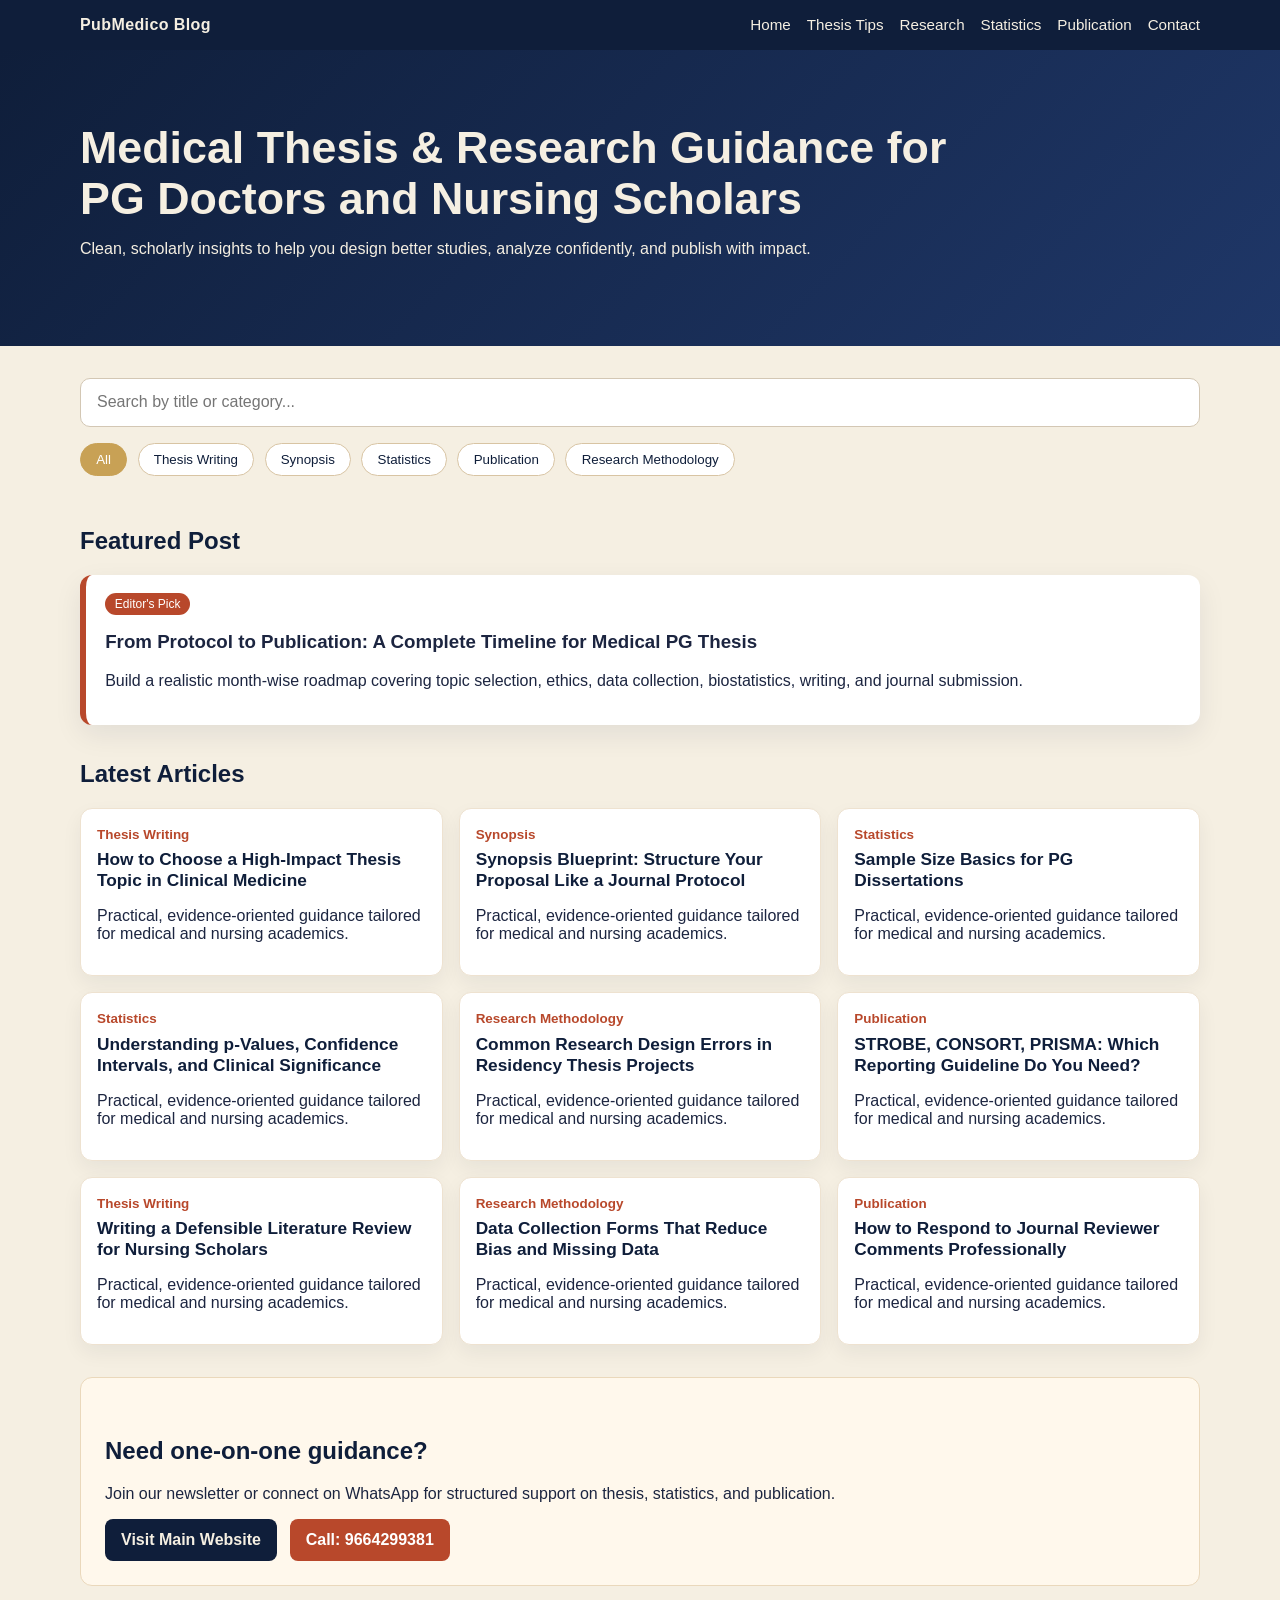
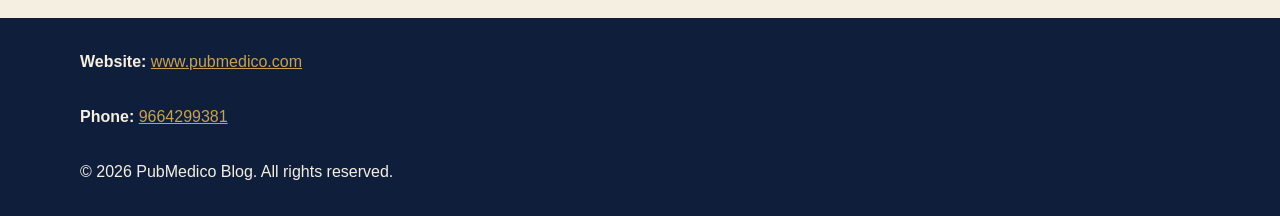
<file: index.html>
<!DOCTYPE html>
<html lang="en">
<head>
  <meta charset="UTF-8" />
  <meta name="viewport" content="width=device-width, initial-scale=1.0" />
  <title>PubMedico Blog | Medical Thesis, Research & Publication Guidance</title>
  <meta name="description" content="PubMedico Blog offers premium medical academic guidance for PG doctors and nursing scholars on thesis writing, synopsis, statistics, and publication success." />
  <meta property="og:type" content="website" />
  <meta property="og:title" content="PubMedico Blog | Medical Thesis, Research & Publication Guidance" />
  <meta property="og:description" content="Expert guidance for thesis writing, research methodology, statistics, and publication for medical and nursing scholars." />
  <meta property="og:url" content="https://www.pubmedico.com/blog" />
  <meta property="og:site_name" content="PubMedico Blog" />
  <link rel="canonical" href="https://www.pubmedico.com/blog" />
  <link rel="stylesheet" href="style.css" />
  <script type="application/ld+json">
    {
      "@context": "https://schema.org",
      "@type": "Blog",
      "name": "PubMedico Blog",
      "url": "https://www.pubmedico.com/blog",
      "description": "Medical thesis and research guidance blog for PG doctors and nursing scholars.",
      "publisher": {
        "@type": "Organization",
        "name": "PubMedico",
        "url": "https://www.pubmedico.com",
        "telephone": "+91-9664299381"
      },
      "inLanguage": "en"
    }
  </script>
</head>
<body>
  <header class="site-header">
    <div class="container nav-wrap">
      <div class="logo">PubMedico Blog</div>
      <nav>
        <ul class="menu">
          <li><a href="#">Home</a></li>
          <li><a href="#">Thesis Tips</a></li>
          <li><a href="#">Research</a></li>
          <li><a href="#">Statistics</a></li>
          <li><a href="#">Publication</a></li>
          <li><a href="#contact">Contact</a></li>
        </ul>
      </nav>
    </div>
  </header>

  <main>
    <section class="hero">
      <div class="container">
        <h1>Medical Thesis &amp; Research Guidance for PG Doctors and Nursing Scholars</h1>
        <p>Clean, scholarly insights to help you design better studies, analyze confidently, and publish with impact.</p>
      </div>
    </section>

    <section class="tools container">
      <input id="searchInput" type="search" placeholder="Search by title or category..." aria-label="Search posts" />
      <div class="categories" id="categoryFilters">
        <button class="cat-btn active" data-category="all">All</button>
        <button class="cat-btn" data-category="Thesis Writing">Thesis Writing</button>
        <button class="cat-btn" data-category="Synopsis">Synopsis</button>
        <button class="cat-btn" data-category="Statistics">Statistics</button>
        <button class="cat-btn" data-category="Publication">Publication</button>
        <button class="cat-btn" data-category="Research Methodology">Research Methodology</button>
      </div>
    </section>

    <section class="container featured">
      <h2>Featured Post</h2>
      <article class="featured-card">
        <span class="badge">Editor's Pick</span>
        <h3>From Protocol to Publication: A Complete Timeline for Medical PG Thesis</h3>
        <p>Build a realistic month-wise roadmap covering topic selection, ethics, data collection, biostatistics, writing, and journal submission.</p>
      </article>
    </section>

    <section class="container">
      <h2>Latest Articles</h2>
      <div class="post-grid" id="postGrid"></div>
    </section>

    <section class="cta container" id="contact">
      <h2>Need one-on-one guidance?</h2>
      <p>Join our newsletter or connect on WhatsApp for structured support on thesis, statistics, and publication.</p>
      <div class="cta-actions">
        <a href="https://www.pubmedico.com" class="btn btn-primary">Visit Main Website</a>
        <a href="tel:9664299381" class="btn btn-secondary">Call: 9664299381</a>
      </div>
    </section>
  </main>

  <footer class="site-footer">
    <div class="container footer-wrap">
      <p><strong>Website:</strong> <a href="https://www.pubmedico.com">www.pubmedico.com</a></p>
      <p><strong>Phone:</strong> <a href="tel:9664299381">9664299381</a></p>
      <p>© <span id="year"></span> PubMedico Blog. All rights reserved.</p>
    </div>
  </footer>

  <script src="script.js"></script>
</body>
</html>
</file>
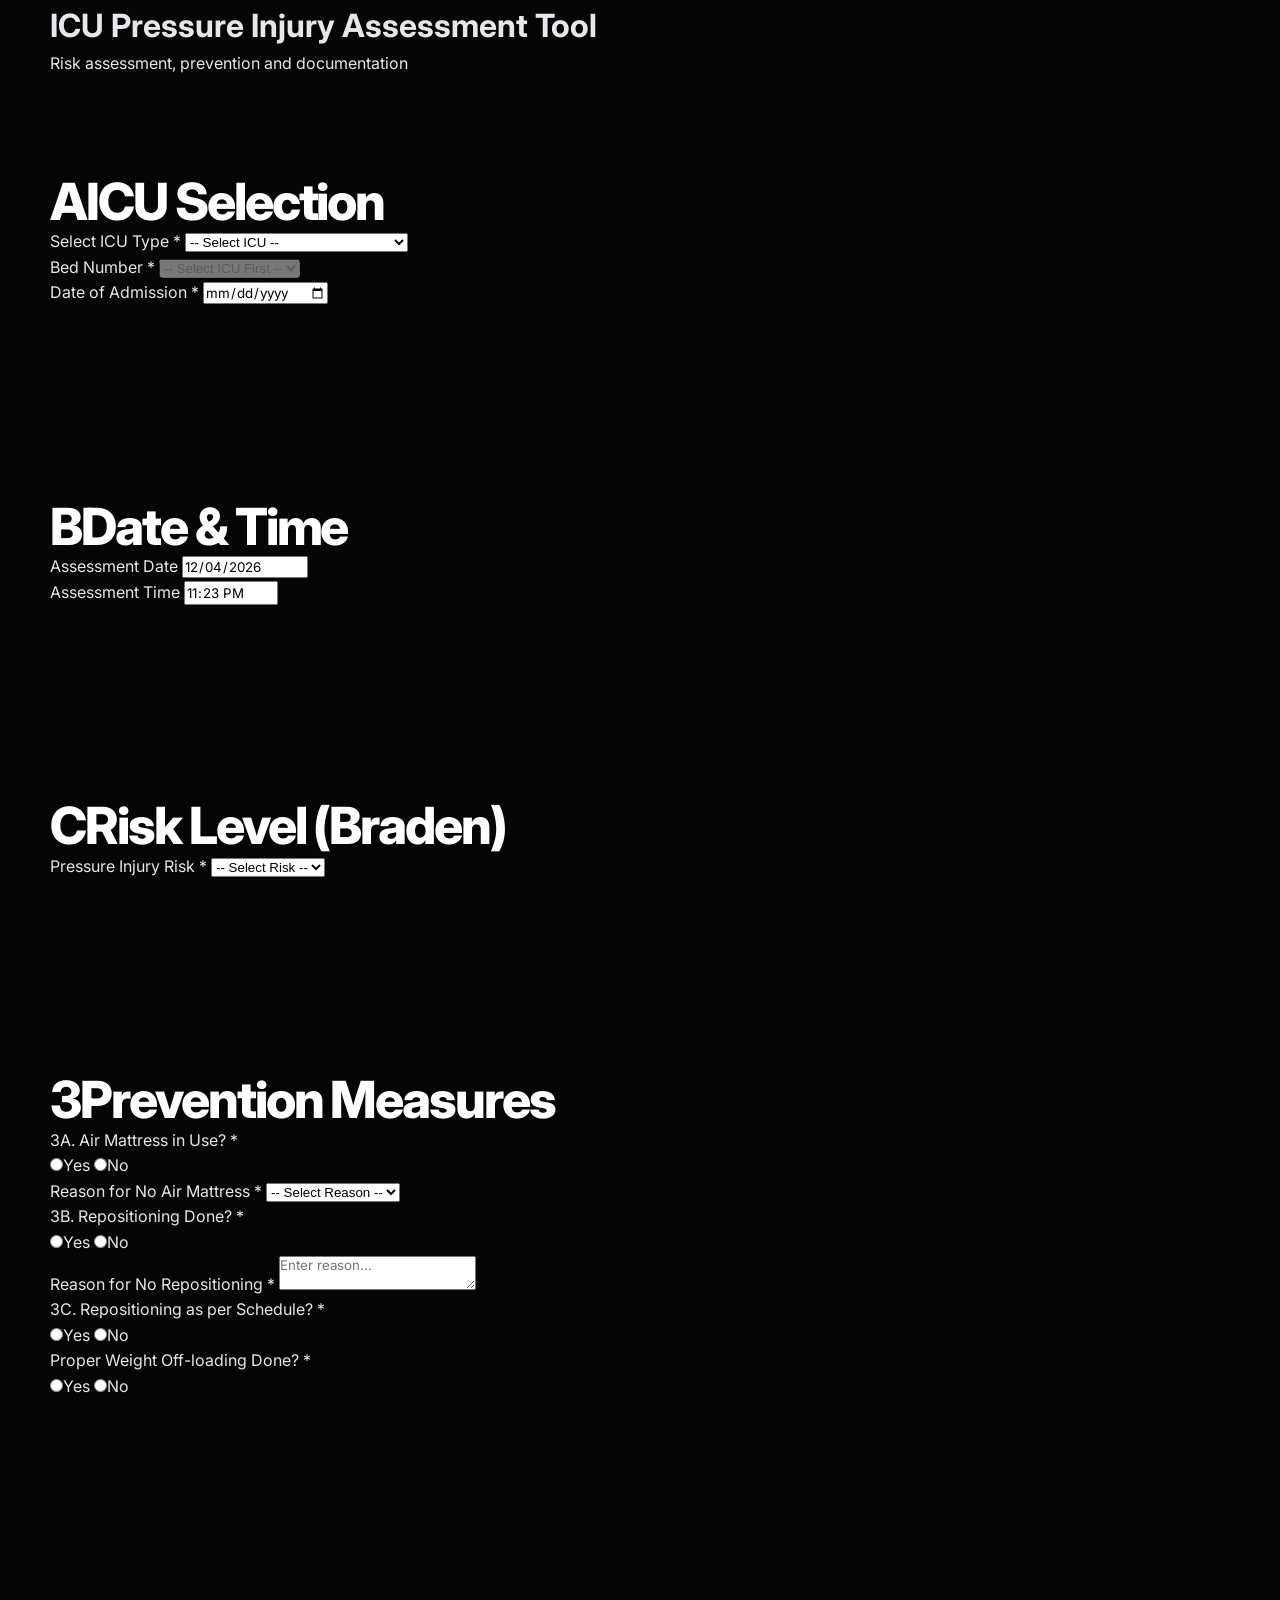
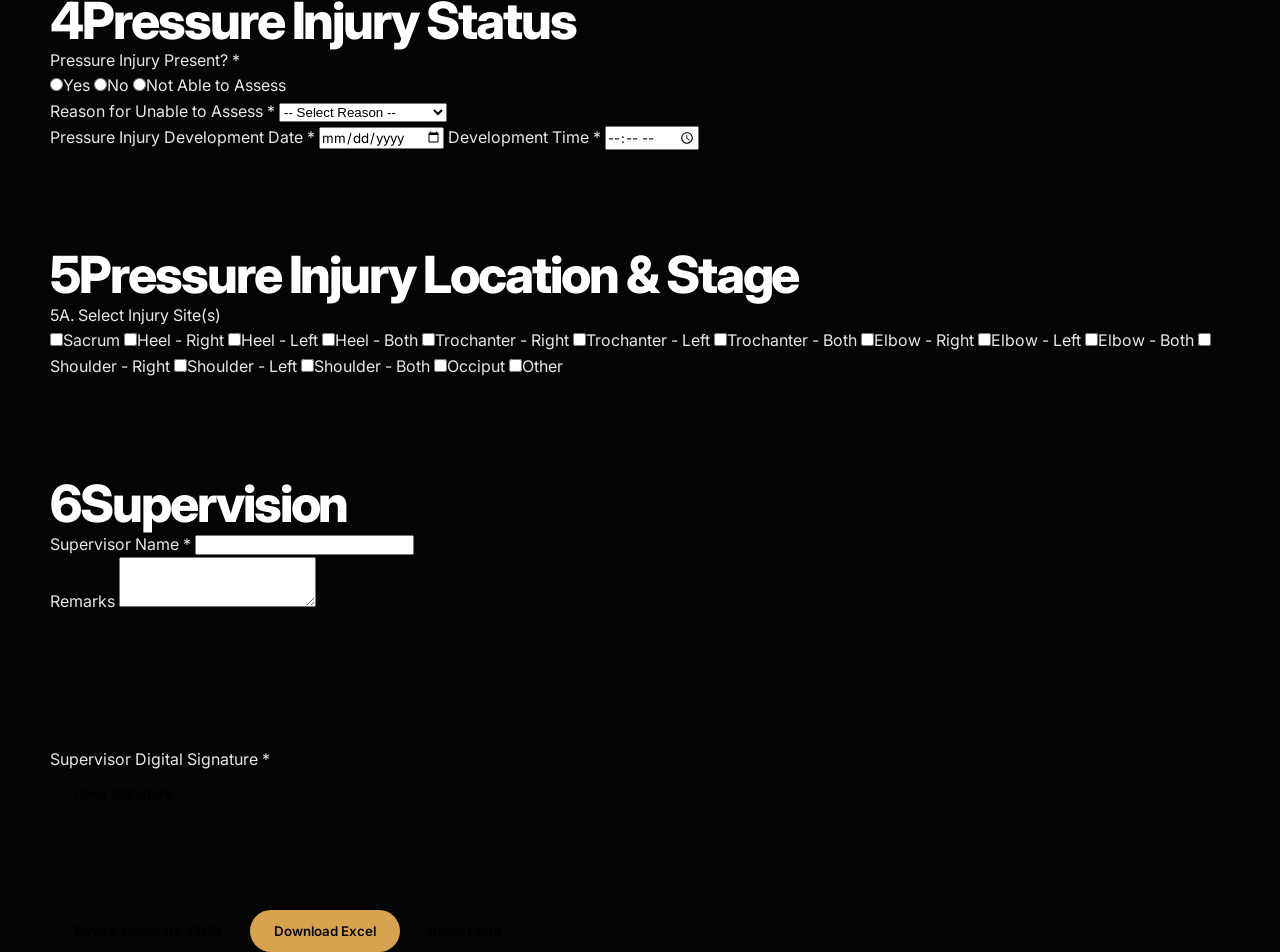
<file: PRESSUREULCER.html>
<!DOCTYPE html>
<html lang="en">
<head>
    <meta charset="UTF-8">
    <meta name="viewport" content="width=device-width, initial-scale=1.0">
    <title>ICU Pressure Injury Assessment Tool</title>
    <style>

/* ================================
   ANIL SHARMA PHOTOGRAPHY
   Phase 1: Global Design System
================================ */

/* Google Fonts */
@import url('https://fonts.googleapis.com/css2?family=Inter:wght@400;500;600;700;800&family=Lora:wght@400;500;600&display=swap');

:root {
  /* Colors */
  --color-black: #050505;
  --color-dark: #0b0f14;
  --color-slate: #121820;
  --color-slate-light: #1d2630;

  --color-white: #ffffff;
  --color-muted: #b8c0cc;
  --color-soft: #e5e7eb;

  --color-accent: #d6a44f;
  --color-accent-dark: #9f7330;

  --color-overlay: rgba(0, 0, 0, 0.55);
  --color-glass: rgba(10, 15, 20, 0.72);

  /* Typography */
  --font-heading: 'Inter', sans-serif;
  --font-body: 'Inter', sans-serif;
  --font-serif: 'Lora', serif;

  /* Spacing */
  --container-width: 1180px;
  --section-padding: 96px;
  --section-padding-mobile: 64px;

  /* Effects */
  --transition-fast: 0.25s ease;
  --transition-medium: 0.45s ease;
  --radius-small: 8px;
  --radius-medium: 16px;
  --radius-large: 28px;

  --shadow-soft: 0 20px 60px rgba(0, 0, 0, 0.35);
}

/* Reset */
*,
*::before,
*::after {
  box-sizing: border-box;
  margin: 0;
  padding: 0;
}

html {
  scroll-behavior: smooth;
  font-size: 16px;
}

body {
  min-height: 100vh;
  background: var(--color-black);
  color: var(--color-soft);
  font-family: var(--font-body);
  line-height: 1.6;
  overflow-x: hidden;
}

/* Global Elements */
img {
  max-width: 100%;
  display: block;
}

a {
  color: inherit;
  text-decoration: none;
}

button,
input,
textarea {
  font-family: inherit;
}

button {
  cursor: pointer;
  border: none;
  background: none;
}

ul {
  list-style: none;
}

/* Reusable Layout */
.container {
  width: min(100% - 32px, var(--container-width));
  margin-inline: auto;
}

.section {
  padding-block: var(--section-padding);
}

.section-title {
  font-family: var(--font-heading);
  font-size: clamp(2rem, 4vw, 4rem);
  font-weight: 800;
  line-height: 1.1;
  letter-spacing: -0.04em;
  color: var(--color-white);
}

.section-subtitle {
  max-width: 680px;
  margin-top: 16px;
  color: var(--color-muted);
  font-size: 1rem;
}

/* Buttons */
.btn {
  display: inline-flex;
  align-items: center;
  justify-content: center;
  padding: 13px 24px;
  border-radius: 999px;
  font-weight: 600;
  transition: var(--transition-fast);
}

.btn-primary {
  background: var(--color-accent);
  color: var(--color-black);
}

.btn-primary:hover {
  background: var(--color-white);
}

.btn-outline {
  border: 1px solid rgba(255, 255, 255, 0.25);
  color: var(--color-white);
}

.btn-outline:hover {
  border-color: var(--color-accent);
  color: var(--color-accent);
}

/* Text Helpers */
.serif-text {
  font-family: var(--font-serif);
}

.muted-text {
  color: var(--color-muted);
}

/* Selection */
::selection {
  background: var(--color-accent);
  color: var(--color-black);
}

/* Basic Responsive Foundation */
@media (max-width: 768px) {
  .section {
    padding-block: var(--section-padding-mobile);
  }

  .container {
    width: min(100% - 24px, var(--container-width));
  }
}
</style>
</head>
<body>
<div class="container">
  <div class="header">
    <h1>ICU Pressure Injury Assessment Tool</h1>
    <p>Risk assessment, prevention and documentation</p>
  </div>
  <div class="form-container">
    <form id="assessmentForm">

      <!-- A) ICU SELECTION -->
      <div class="section">
        <div class="section-title"><span>A</span>ICU Selection</div>
        <div class="form-group">
          <label for="icuType">Select ICU Type <span class="required">*</span></label>
          <select id="icuType" name="icuType" required>
            <option value="">-- Select ICU --</option>
            <option value="neuro">Neuro ICU (12 beds)</option>
            <option value="neurosurgery">Neurosurgery ICU (12 beds)</option>
            <option value="hdu">HDU (12 beds)</option>
            <option value="trauma">Trauma ICU - 2nd Floor (12 beds)</option>
            <option value="aicu">AICU (35 beds)</option>
          </select>
        </div>
        <div class="form-group">
          <label for="bedNumber">Bed Number <span class="required">*</span></label>
          <select id="bedNumber" name="bedNumber" required disabled>
            <option value="">-- Select ICU First --</option>
          </select>
        </div>
        <div class="form-group">
          <label for="admissionDate">Date of Admission <span class="required">*</span></label>
          <input type="date" id="admissionDate" name="admissionDate" required>
        </div>
      </div>

      <!-- B) DATE TIME -->
      <div class="section">
        <div class="section-title"><span>B</span>Date & Time</div>
        <div class="grid-2">
          <div class="form-group">
            <label for="assessmentDate">Assessment Date</label>
            <input type="date" id="assessmentDate" name="assessmentDate" readonly>
          </div>
          <div class="form-group">
            <label for="assessmentTime">Assessment Time</label>
            <input type="time" id="assessmentTime" name="assessmentTime" readonly>
          </div>
        </div>
      </div>

      <!-- C) HIGH-RISK COLOR ALERT (SIMPLIFIED BRADEN) -->
      <div class="section" id="bradenSection">
        <div class="section-title"><span>C</span>Risk Level (Braden)</div>
        <div class="form-group">
          <label for="bradenRisk">Pressure Injury Risk <span class="required">*</span></label>
          <select id="bradenRisk" name="bradenRisk" required>
            <option value="">-- Select Risk --</option>
            <option value="high">High Risk</option>
            <option value="moderate">Moderate Risk</option>
            <option value="low">Low Risk</option>
          </select>
        </div>
        <div id="bradenRiskIndicator" class="risk-indicator"></div>
      </div>

      <!-- 3) PREVENTION MEASURES -->
      <div class="section">
        <div class="section-title"><span>3</span>Prevention Measures</div>
        <div class="form-group">
          <label>3A. Air Mattress in Use? <span class="required">*</span></label>
          <div class="radio-group">
            <label class="radio-option"><input type="radio" name="airMattress" value="yes" required><span>Yes</span></label>
            <label class="radio-option"><input type="radio" name="airMattress" value="no"><span>No</span></label>
          </div>
          <div id="airMattressReason" class="conditional-field">
            <label>Reason for No Air Mattress <span class="required">*</span></label>
            <select name="airMattressReasonType">
              <option value="">-- Select Reason --</option>
              <option value="notAvailable">Not Available</option>
              <option value="unstable">Patient Unstable</option>
              <option value="other">Other</option>
            </select>
            <input type="text" name="airMattressReasonText" placeholder="Specify other reason..." style="margin-top:10px;display:none;">
          </div>
        </div>
        <div class="form-group">
          <label>3B. Repositioning Done? <span class="required">*</span></label>
          <div class="radio-group">
            <label class="radio-option"><input type="radio" name="repositioning" value="yes" required><span>Yes</span></label>
            <label class="radio-option"><input type="radio" name="repositioning" value="no"><span>No</span></label>
          </div>
          <div id="repositioningReason" class="conditional-field">
            <label>Reason for No Repositioning <span class="required">*</span></label>
            <textarea name="repositioningReasonText" rows="2" placeholder="Enter reason..."></textarea>
          </div>
        </div>
        <div class="form-group">
          <label>3C. Repositioning as per Schedule? <span class="required">*</span></label>
          <div class="radio-group">
            <label class="radio-option"><input type="radio" name="repositioningSchedule" value="yes" required><span>Yes</span></label>
            <label class="radio-option"><input type="radio" name="repositioningSchedule" value="no"><span>No</span></label>
          </div>
        </div>
        <div class="form-group">
          <label>Proper Weight Off-loading Done? <span class="required">*</span></label>
          <div class="radio-group">
            <label class="radio-option"><input type="radio" name="offloading" value="yes" required><span>Yes</span></label>
            <label class="radio-option"><input type="radio" name="offloading" value="no"><span>No</span></label>
          </div>
        </div>
      </div>

      <!-- 4) PRESSURE INJURY STATUS -->
      <div class="section">
        <div class="section-title"><span>4</span>Pressure Injury Status</div>
        <div class="form-group">
          <label>Pressure Injury Present? <span class="required">*</span></label>
          <div class="radio-group">
            <label class="radio-option"><input type="radio" name="pressureInjury" value="yes" required><span>Yes</span></label>
            <label class="radio-option"><input type="radio" name="pressureInjury" value="no"><span>No</span></label>
            <label class="radio-option"><input type="radio" name="pressureInjury" value="notAble"><span>Not Able to Assess</span></label>
          </div>
          <div id="notAbleReason" class="conditional-field">
            <label>Reason for Unable to Assess <span class="required">*</span></label>
            <select name="notAbleReasonType">
              <option value="">-- Select Reason --</option>
              <option value="unstable">Patient Unstable</option>
              <option value="prone">Patient in Prone Position</option>
              <option value="procedure">Procedure in Progress</option>
              <option value="other">Other</option>
            </select>
            <input type="text" name="notAbleReasonText" placeholder="Specify other reason..." style="margin-top:10px;display:none;">
          </div>
          <div id="injuryDateTime" class="conditional-field">
            <label>Pressure Injury Development Date <span class="required">*</span></label>
            <input type="date" id="injuryDate" name="injuryDate">
            <label style="margin-top:10px;">Development Time <span class="required">*</span></label>
            <input type="time" id="injuryTime" name="injuryTime">
          </div>
        </div>
      </div>

      <!-- 5) LOCATION & STAGE (IF YES) -->
      <div id="injurySitesSection" class="injury-sites">
        <div class="section-title"><span>5</span>Pressure Injury Location & Stage</div>
        <div class="form-group">
          <label>5A. Select Injury Site(s)</label>
          <div class="checkbox-group">
            <label class="checkbox-option"><input type="checkbox" name="injurySite" value="sacrum"><span>Sacrum</span></label>
            <label class="checkbox-option"><input type="checkbox" name="injurySite" value="heel_right"><span>Heel - Right</span></label>
            <label class="checkbox-option"><input type="checkbox" name="injurySite" value="heel_left"><span>Heel - Left</span></label>
            <label class="checkbox-option"><input type="checkbox" name="injurySite" value="heel_both"><span>Heel - Both</span></label>
            <label class="checkbox-option"><input type="checkbox" name="injurySite" value="trochanter_right"><span>Trochanter - Right</span></label>
            <label class="checkbox-option"><input type="checkbox" name="injurySite" value="trochanter_left"><span>Trochanter - Left</span></label>
            <label class="checkbox-option"><input type="checkbox" name="injurySite" value="trochanter_both"><span>Trochanter - Both</span></label>
            <label class="checkbox-option"><input type="checkbox" name="injurySite" value="elbow_right"><span>Elbow - Right</span></label>
            <label class="checkbox-option"><input type="checkbox" name="injurySite" value="elbow_left"><span>Elbow - Left</span></label>
            <label class="checkbox-option"><input type="checkbox" name="injurySite" value="elbow_both"><span>Elbow - Both</span></label>
            <label class="checkbox-option"><input type="checkbox" name="injurySite" value="shoulder_right"><span>Shoulder - Right</span></label>
            <label class="checkbox-option"><input type="checkbox" name="injurySite" value="shoulder_left"><span>Shoulder - Left</span></label>
            <label class="checkbox-option"><input type="checkbox" name="injurySite" value="shoulder_both"><span>Shoulder - Both</span></label>
            <label class="checkbox-option"><input type="checkbox" name="injurySite" value="occiput"><span>Occiput</span></label>
            <label class="checkbox-option"><input type="checkbox" name="injurySite" value="other"><span>Other</span></label>
          </div>
        </div>
        <div id="sitesStagingContainer"></div>
      </div>

      <!-- 6) SUPERVISION & SIGNATURE -->
      <div class="section">
        <div class="section-title"><span>6</span>Supervision</div>
        <div class="form-group">
          <label for="supervisorName">Supervisor Name <span class="required">*</span></label>
          <input type="text" id="supervisorName" name="supervisorName" required>
        </div>
        <div class="form-group">
          <label for="remarks">Remarks</label>
          <textarea id="remarks" name="remarks" rows="3"></textarea>
        </div>
        <div class="form-group">
          <label>Supervisor Digital Signature <span class="required">*</span></label>
          <canvas id="signaturePad" class="signature-pad" width="400" height="150"></canvas>
          <div class="signature-controls">
            <button type="button" class="btn btn-danger" onclick="clearSignature()">Clear Signature</button>
          </div>
          <input type="hidden" id="signatureData" name="signatureData">
        </div>
      </div>

      <!-- 7) ACTIONS / OUTPUT -->
      <div class="action-buttons">
        <button type="button" class="btn btn-success" onclick="saveForm()">Save & Generate JSON</button>
        <button type="button" class="btn btn-primary" onclick="downloadExcel()">Download Excel</button>
        <button type="reset" class="btn btn-secondary" onclick="resetForm()">Reset Form</button>
      </div>
      <div id="jsonOutput" class="json-output"></div>
    </form>
  </div>
</div>

<script>
  let isDrawing = false, lastX = 0, lastY = 0;

  // set assessment date/time
  window.addEventListener('load', () => {
    const today = new Date();
    document.getElementById('assessmentDate').valueAsDate = today;
    document.getElementById('assessmentTime').value = today.toTimeString().slice(0,5);
    initSignaturePad();
  });

  // ICU -> beds
  document.getElementById('icuType').addEventListener('change', function(){
    const bedSelect = document.getElementById('bedNumber');
    bedSelect.innerHTML = '<option value="">-- Select Bed --</option>';
    bedSelect.disabled = false;
    let count = this.value === 'aicu' ? 35 : this.value ? 12 : 0;
    for(let i=1;i<=count;i++){
      const opt = document.createElement('option');
      opt.value = i; opt.textContent = 'Bed ' + i; bedSelect.appendChild(opt);
    }
  });

  // simplified Braden risk color alert
  document.getElementById('bradenRisk').addEventListener('change', function(){
    const val = this.value;
    const indicator = document.getElementById('bradenRiskIndicator');
    const section = document.getElementById('bradenSection');
    section.classList.remove('risk-high','risk-moderate','risk-low');
    indicator.classList.remove('risk-high-indicator','risk-moderate-indicator','risk-low-indicator');
    if(!val){ indicator.style.display='none'; return; }
    indicator.style.display='block';
    if(val==='high'){
      indicator.textContent = 'HIGH RISK';
      section.classList.add('risk-high');
      indicator.classList.add('risk-high-indicator');
    } else if(val==='moderate'){
      indicator.textContent = 'MODERATE RISK';
      section.classList.add('risk-moderate');
      indicator.classList.add('risk-moderate-indicator');
    } else {
      indicator.textContent = 'LOW RISK';
      section.classList.add('risk-low');
      indicator.classList.add('risk-low-indicator');
    }
  });

  // conditional fields
  document.querySelectorAll('input[name="airMattress"]').forEach(r=>{
    r.addEventListener('change',()=>{
      document.getElementById('airMattressReason').style.display = r.value==='no' ? 'block':'none';
    });
  });
  document.querySelector('select[name="airMattressReasonType"]').addEventListener('change',function(){
    document.querySelector('input[name="airMattressReasonText"]').style.display = this.value==='other'?'block':'none';
  });
  document.querySelectorAll('input[name="repositioning"]').forEach(r=>{
    r.addEventListener('change',()=>{
      document.getElementById('repositioningReason').style.display = r.value==='no' ? 'block':'none';
    });
  });
  document.querySelectorAll('input[name="pressureInjury"]').forEach(r=>{
    r.addEventListener('change',function(){
      const notAble = document.getElementById('notAbleReason');
      const injurySites = document.getElementById('injurySitesSection');
      const injuryDT = document.getElementById('injuryDateTime');
      notAble.style.display = this.value==='notAble'?'block':'none';
      const yes = this.value==='yes';
      injurySites.style.display = yes?'block':'none';
      injuryDT.style.display = yes?'block':'none';
    });
  });
  document.querySelector('select[name="notAbleReasonType"]').addEventListener('change',function(){
    document.querySelector('input[name="notAbleReasonText"]').style.display = this.value==='other'?'block':'none';
  });

  // injury sites staging
  document.querySelectorAll('input[name="injurySite"]').forEach(cb=>{
    cb.addEventListener('change',updateSitesStaging);
  });
  function updateSitesStaging(){
    const container = document.getElementById('sitesStagingContainer');
    container.innerHTML='';
    document.querySelectorAll('input[name="injurySite"]:checked').forEach(cb=>{
      const site = cb.value;
      const div = document.createElement('div');
      const label = site.replace('_',' ').replace('_',' ');
      const pretty = label.split(' ').map(w=>w.charAt(0).toUpperCase()+w.slice(1)).join(' ');
      div.className='site-staging';
      div.innerHTML = `
        <h4>5B. Stage for ${pretty}</h4>
        <div class="stage-options">
          <label class="radio-option"><input type="radio" name="stage_${site}" value="stage1" required><span>Stage 1</span></label>
          <label class="radio-option"><input type="radio" name="stage_${site}" value="stage2"><span>Stage 2</span></label>
          <label class="radio-option"><input type="radio" name="stage_${site}" value="stage3"><span>Stage 3</span></label>
          <label class="radio-option"><input type="radio" name="stage_${site}" value="stage4"><span>Stage 4</span></label>
          <label class="radio-option"><input type="radio" name="stage_${site}" value="unstageable"><span>Unstageable</span></label>
          <label class="radio-option"><input type="radio" name="stage_${site}" value="dti"><span>DTI</span></label>
        </div>`;
      container.appendChild(div);
    });
  }

  // signature pad
  function initSignaturePad(){
    const canvas = document.getElementById('signaturePad');
    const ctx = canvas.getContext('2d');
    ctx.strokeStyle = '#000'; ctx.lineWidth = 2; ctx.lineCap='round';
    canvas.addEventListener('mousedown',startDraw);
    canvas.addEventListener('mousemove',draw);
    canvas.addEventListener('mouseup',stopDraw);
    canvas.addEventListener('mouseout',stopDraw);
    canvas.addEventListener('touchstart',touchHandler,{passive:false});
    canvas.addEventListener('touchmove',touchHandler,{passive:false});
    canvas.addEventListener('touchend',stopDraw);
  }
  function startDraw(e){ isDrawing=true; const r=e.target.getBoundingClientRect(); lastX=e.clientX-r.left; lastY=e.clientY-r.top; }
  function draw(e){ if(!isDrawing) return; const c=document.getElementById('signaturePad'); const ctx=c.getContext('2d'); const r=c.getBoundingClientRect(); const x=e.clientX-r.left; const y=e.clientY-r.top; ctx.beginPath(); ctx.moveTo(lastX,lastY); ctx.lineTo(x,y); ctx.stroke(); lastX=x; lastY=y; document.getElementById('signatureData').value = c.toDataURL(); }
  function stopDraw(){ isDrawing=false; }
  function touchHandler(e){ e.preventDefault(); const t=e.touches[0]; const ev=new MouseEvent(e.type==='touchstart'?'mousedown':'mousemove',{clientX:t.clientX,clientY:t.clientY}); e.target.dispatchEvent(ev); }
  function clearSignature(){ const c=document.getElementById('signaturePad'); const ctx=c.getContext('2d'); ctx.clearRect(0,0,c.width,c.height); document.getElementById('signatureData').value=''; }
  window.clearSignature = clearSignature;

  // collect data
  function collectFormData(){
    const f = document.getElementById('assessmentForm');
    const data = {
      metadata:{ submissionTimestamp:new Date().toISOString(), assessmentDate:f.assessmentDate.value, assessmentTime:f.assessmentTime.value },
      patientIdentification:{ icuType:f.icuType.options[f.icuType.selectedIndex].text, bedNumber:f.bedNumber.value, admissionDate:f.admissionDate.value },
      risk:{ level:f.bradenRisk.value },
      prevention:{
        airMattress:{ inUse:f.airMattress.value, reason:f.airMattress.value==='no'?{ type:f.airMattressReasonType.value, text:f.airMattressReasonText.value }:null },
        repositioning:{ done:f.repositioning.value, reason:f.repositioning.value==='no'?f.repositioningReasonText.value:null, asPerSchedule:f.repositioningSchedule.value, properOffloading:f.offloading.value }
      },
      pressureInjury:{
        present:f.pressureInjury.value,
        developmentDate:f.injuryDate.value || null,
        developmentTime:f.injuryTime.value || null,
        notAbleReason:f.pressureInjury.value==='notAble'?{ type:f.notAbleReasonType.value, text:f.notAbleReasonText.value }:null,
        sites:[]
      },
      supervision:{ supervisorName:f.supervisorName.value, remarks:f.remarks.value, signatureSaved:document.getElementById('signatureData').value? 'Yes':'No', signatureTimestamp:new Date().toISOString() }
    };
    document.querySelectorAll('input[name="injurySite"]:checked').forEach(cb=>{
      const site = cb.value;
      const st = document.querySelector(`input[name="stage_${site}"]:checked`);
      if(st){ data.pressureInjury.sites.push({location:site,stage:st.value}); }
    });
    return data;
  }

  function saveForm(){
    const f = document.getElementById('assessmentForm');
    if(!f.checkValidity()){ alert('Please fill all required fields'); f.reportValidity(); return; }
    if(!document.getElementById('signatureData').value){ alert('Please provide supervisor signature'); return; }
    const data = collectFormData();
    const box = document.getElementById('jsonOutput');
    box.style.display='block';
    box.textContent = JSON.stringify(data,null,2);
    alert('Form saved. JSON shown below.');
  }
  window.saveForm = saveForm;

  function downloadExcel(){
    const f=document.getElementById('assessmentForm');
    if(!f.checkValidity()){ alert('Please fill all required fields'); f.reportValidity(); return; }
    const d = collectFormData();
    let csv = 'ICU Pressure Injury Assessment\n\n';
    csv += 'PATIENT IDENTIFICATION\n';
    csv += `ICU Type,${d.patientIdentification.icuType}\n`;
    csv += `Bed Number,${d.patientIdentification.bedNumber}\n`;
    csv += `Admission Date,${d.patientIdentification.admissionDate}\n`;
    csv += `Assessment Date,${d.metadata.assessmentDate}\n`;
    csv += `Assessment Time,${d.metadata.assessmentTime}\n\n`;
    csv += 'RISK LEVEL\n';
    csv += `Risk Level,${d.risk.level}\n\n`;
    csv += 'PREVENTION MEASURES\n';
    csv += `Air Mattress,${d.prevention.airMattress.inUse}\n`;
    csv += `Repositioning Done,${d.prevention.repositioning.done}\n`;
    csv += `As Per Schedule,${d.prevention.repositioning.asPerSchedule}\n`;
    csv += `Proper Off-loading,${d.prevention.repositioning.properOffloading}\n\n`;
    csv += 'PRESSURE INJURY STATUS\n';
    csv += `Injury Present,${d.pressureInjury.present}\n`;
    csv += `Development Date,${d.pressureInjury.developmentDate || ''}\n`;
    csv += `Development Time,${d.pressureInjury.developmentTime || ''}\n`;
    if(d.pressureInjury.sites.length){
      csv += 'Sites & Stages\n';
      d.pressureInjury.sites.forEach(s=>{ csv += `${s.location},${s.stage}\n`; });
    }
    csv += '\nSUPERVISION\n';
    csv += `Supervisor Name,${d.supervision.supervisorName}\n`;
    csv += `Signature Saved,${d.supervision.signatureSaved}\n`;
    csv += `Remarks,${d.supervision.remarks}\n`;
    const blob = new Blob([csv],{type:'text/csv'});
    const url = URL.createObjectURL(blob);
    const a=document.createElement('a');
    a.href=url; a.download=`ICU_Assessment_${d.patientIdentification.bedNumber}_${d.metadata.assessmentDate}.csv`; a.click();
    URL.revokeObjectURL(url);
    alert('Excel file downloaded');
  }
  window.downloadExcel = downloadExcel;

  function resetForm(){
    if(!confirm('Reset form?')) return;
    document.getElementById('assessmentForm').reset();
    document.getElementById('jsonOutput').style.display='none';
    clearSignature();
    document.getElementById('bedNumber').disabled=true;
    document.getElementById('bradenRiskIndicator').style.display='none';
    const t=new Date();
    document.getElementById('assessmentDate').valueAsDate=t;
    document.getElementById('assessmentTime').value=t.toTimeString().slice(0,5);
    document.getElementById('injurySitesSection').style.display='none';
    document.getElementById('injuryDateTime').style.display='none';
    document.getElementById('airMattressReason').style.display='none';
    document.getElementById('repositioningReason').style.display='none';
    document.getElementById('notAbleReason').style.display='none';
    document.getElementById('sitesStagingContainer').innerHTML='';
  }
  window.resetForm = resetForm;
</script>
</body>
</html>
</file>
<file: style.css>
:root {
  --ink-blue: #0f1e3a;
  --cream: #f5efe2;
  --terracotta: #b8482b;
  --gold: #c8a155;
  --text: #1c2540;
}
* { box-sizing: border-box; }
body {
  margin: 0;
  font-family: "Inter", "Segoe UI", sans-serif;
  color: var(--text);
  background: var(--cream);
}
.container { width: min(1120px, 92%); margin: 0 auto; }
.site-header {
  background: var(--ink-blue);
  color: var(--cream);
  position: sticky;
  top: 0;
}
.nav-wrap { display: flex; justify-content: space-between; align-items: center; padding: 1rem 0; gap: 1rem; }
.logo { font-weight: 700; letter-spacing: .4px; }
.menu { list-style: none; display: flex; gap: 1rem; margin: 0; padding: 0; flex-wrap: wrap; }
.menu a { color: var(--cream); text-decoration: none; font-size: .95rem; }
.hero { background: linear-gradient(135deg, var(--ink-blue), #1f3768); color: var(--cream); padding: 4.5rem 0; }
.hero h1 { font-size: clamp(1.8rem, 4vw, 2.8rem); max-width: 900px; margin: 0 0 .8rem; }
.tools { padding: 2rem 0 1rem; }
#searchInput { width: 100%; padding: .9rem 1rem; border: 1px solid #d3c7b4; border-radius: 10px; font-size: 1rem; }
.categories { display: flex; flex-wrap: wrap; gap: .65rem; margin-top: 1rem; }
.cat-btn { background: #fff; border: 1px solid #d8c4a3; color: var(--ink-blue); border-radius: 999px; padding: .5rem .95rem; cursor: pointer; }
.cat-btn.active { background: var(--gold); color: #fff; border-color: var(--gold); }
h2 { color: var(--ink-blue); margin-top: 2.2rem; }
.featured-card { background: #fff; border-left: 6px solid var(--terracotta); padding: 1.2rem; border-radius: 12px; box-shadow: 0 10px 28px rgba(15,30,58,.08); }
.badge { background: var(--terracotta); color: #fff; font-size: .75rem; padding: .25rem .6rem; border-radius: 999px; }
.post-grid { display: grid; grid-template-columns: repeat(3, minmax(0, 1fr)); gap: 1rem; margin: 1rem 0 2rem; }
.post-card { background: #fff; border-radius: 12px; padding: 1rem; border: 1px solid #eee2d0; box-shadow: 0 8px 20px rgba(15,30,58,.06); }
.post-card h3 { margin: .4rem 0 .5rem; font-size: 1.08rem; color: var(--ink-blue); }
.post-meta { color: var(--terracotta); font-weight: 600; font-size: .84rem; }
.cta { background: #fff8ec; border: 1px solid #ead8bb; padding: 1.5rem; border-radius: 12px; margin-bottom: 2rem; }
.cta-actions { display: flex; gap: .8rem; flex-wrap: wrap; }
.btn { text-decoration: none; padding: .75rem 1rem; border-radius: 8px; font-weight: 600; }
.btn-primary { background: var(--ink-blue); color: var(--cream); }
.btn-secondary { background: var(--terracotta); color: #fff; }
.site-footer { background: var(--ink-blue); color: var(--cream); padding: 1.2rem 0; }
.site-footer a { color: var(--gold); }
.footer-wrap { display: grid; gap: .3rem; }
.hidden { display: none; }
@media (max-width: 900px) {
  .post-grid { grid-template-columns: repeat(2, minmax(0, 1fr)); }
}
@media (max-width: 640px) {
  .post-grid { grid-template-columns: 1fr; }
  .nav-wrap { flex-direction: column; align-items: flex-start; }
}
</file>
